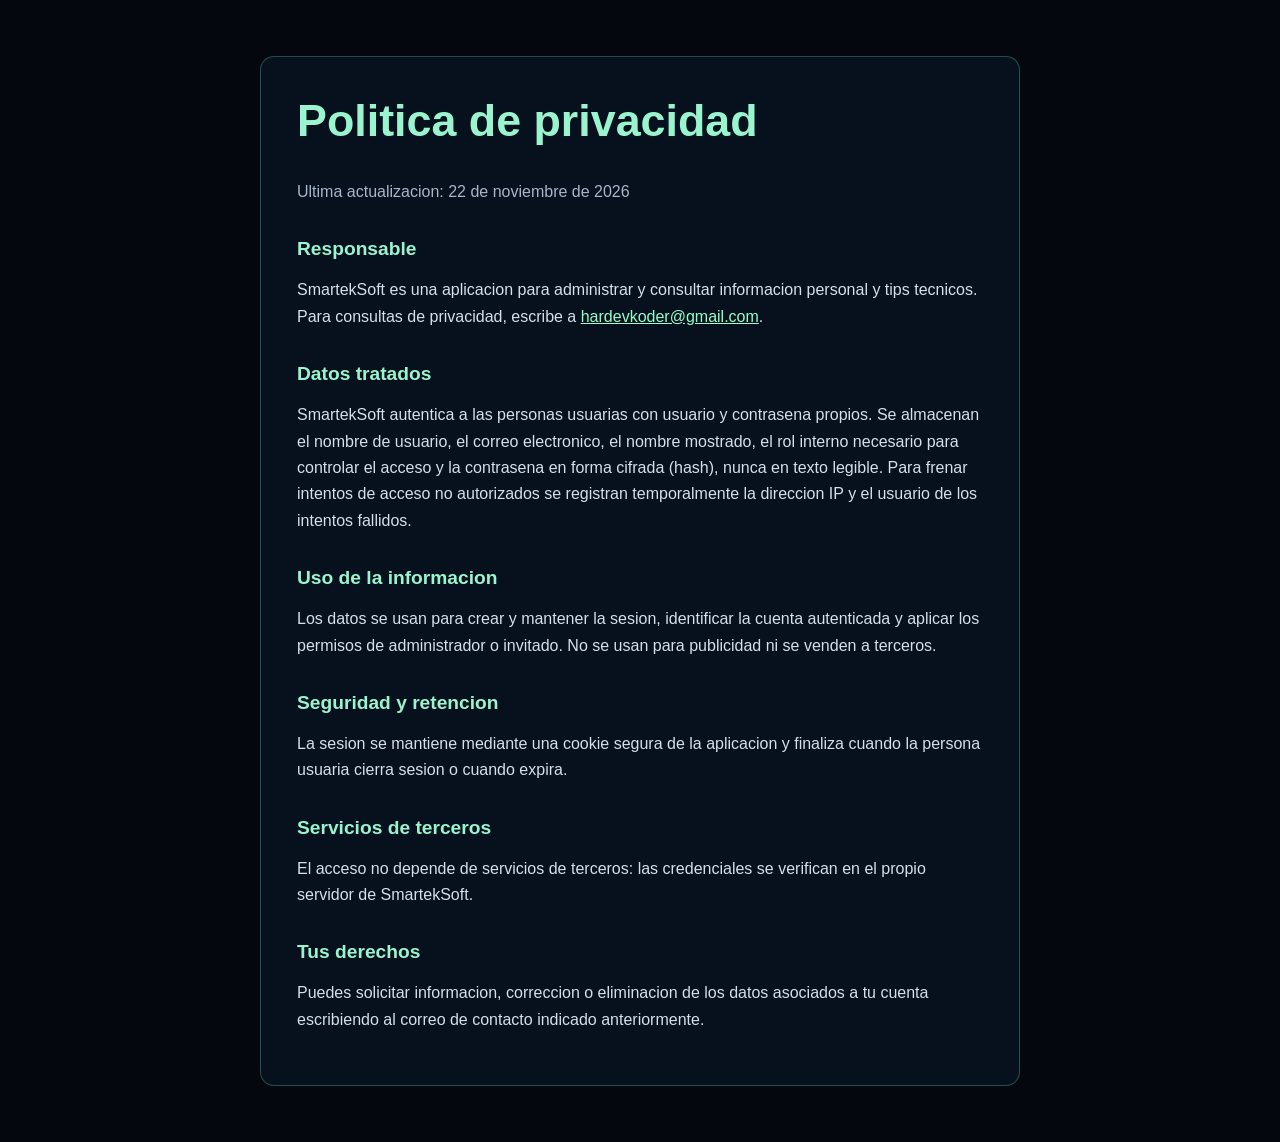
<file: privacy.html>
<!DOCTYPE html>
<html lang="es">
<head>
  <meta charset="UTF-8" />
  <meta name="viewport" content="width=device-width, initial-scale=1.0" />
  <title>Politica de privacidad | SmartekSoft</title>
  <style>
    :root { color-scheme: dark; }
    * { box-sizing: border-box; }
    body { margin: 0; min-height: 100vh; background: #04070d; color: #d6deeb; font: 16px/1.65 "Open Sans", "Segoe UI", sans-serif; }
    main { width: min(760px, calc(100% - 40px)); margin: 56px auto; padding: 36px; border: 1px solid rgba(108, 219, 170, .3); border-radius: 14px; background: #07111d; }
    h1, h2 { color: #9af5ce; line-height: 1.25; }
    h1 { margin-top: 0; font-size: clamp(2rem, 5vw, 2.8rem); }
    h2 { margin-top: 2rem; font-size: 1.2rem; }
    a { color: #91ffcb; }
    .updated { color: #a8b5ca; }
  </style>
</head>
<body>
  <main>
    <h1>Politica de privacidad</h1>
    <p class="updated">Ultima actualizacion: 22 de noviembre de 2026</p>

    <h2>Responsable</h2>
    <p>SmartekSoft es una aplicacion para administrar y consultar informacion personal y tips tecnicos. Para consultas de privacidad, escribe a <a href="mailto:hardevkoder@gmail.com">hardevkoder@gmail.com</a>.</p>

    <h2>Datos tratados</h2>
    <p>SmartekSoft autentica a las personas usuarias con usuario y contrasena propios. Se almacenan el nombre de usuario, el correo electronico, el nombre mostrado, el rol interno necesario para controlar el acceso y la contrasena en forma cifrada (hash), nunca en texto legible. Para frenar intentos de acceso no autorizados se registran temporalmente la direccion IP y el usuario de los intentos fallidos.</p>

    <h2>Uso de la informacion</h2>
    <p>Los datos se usan para crear y mantener la sesion, identificar la cuenta autenticada y aplicar los permisos de administrador o invitado. No se usan para publicidad ni se venden a terceros.</p>

    <h2>Seguridad y retencion</h2>
    <p>La sesion se mantiene mediante una cookie segura de la aplicacion y finaliza cuando la persona usuaria cierra sesion o cuando expira.</p>

    <h2>Servicios de terceros</h2>
    <p>El acceso no depende de servicios de terceros: las credenciales se verifican en el propio servidor de SmartekSoft.</p>

    <h2>Tus derechos</h2>
    <p>Puedes solicitar informacion, correccion o eliminacion de los datos asociados a tu cuenta escribiendo al correo de contacto indicado anteriormente.</p>
  </main>
</body>
</html>
</file>
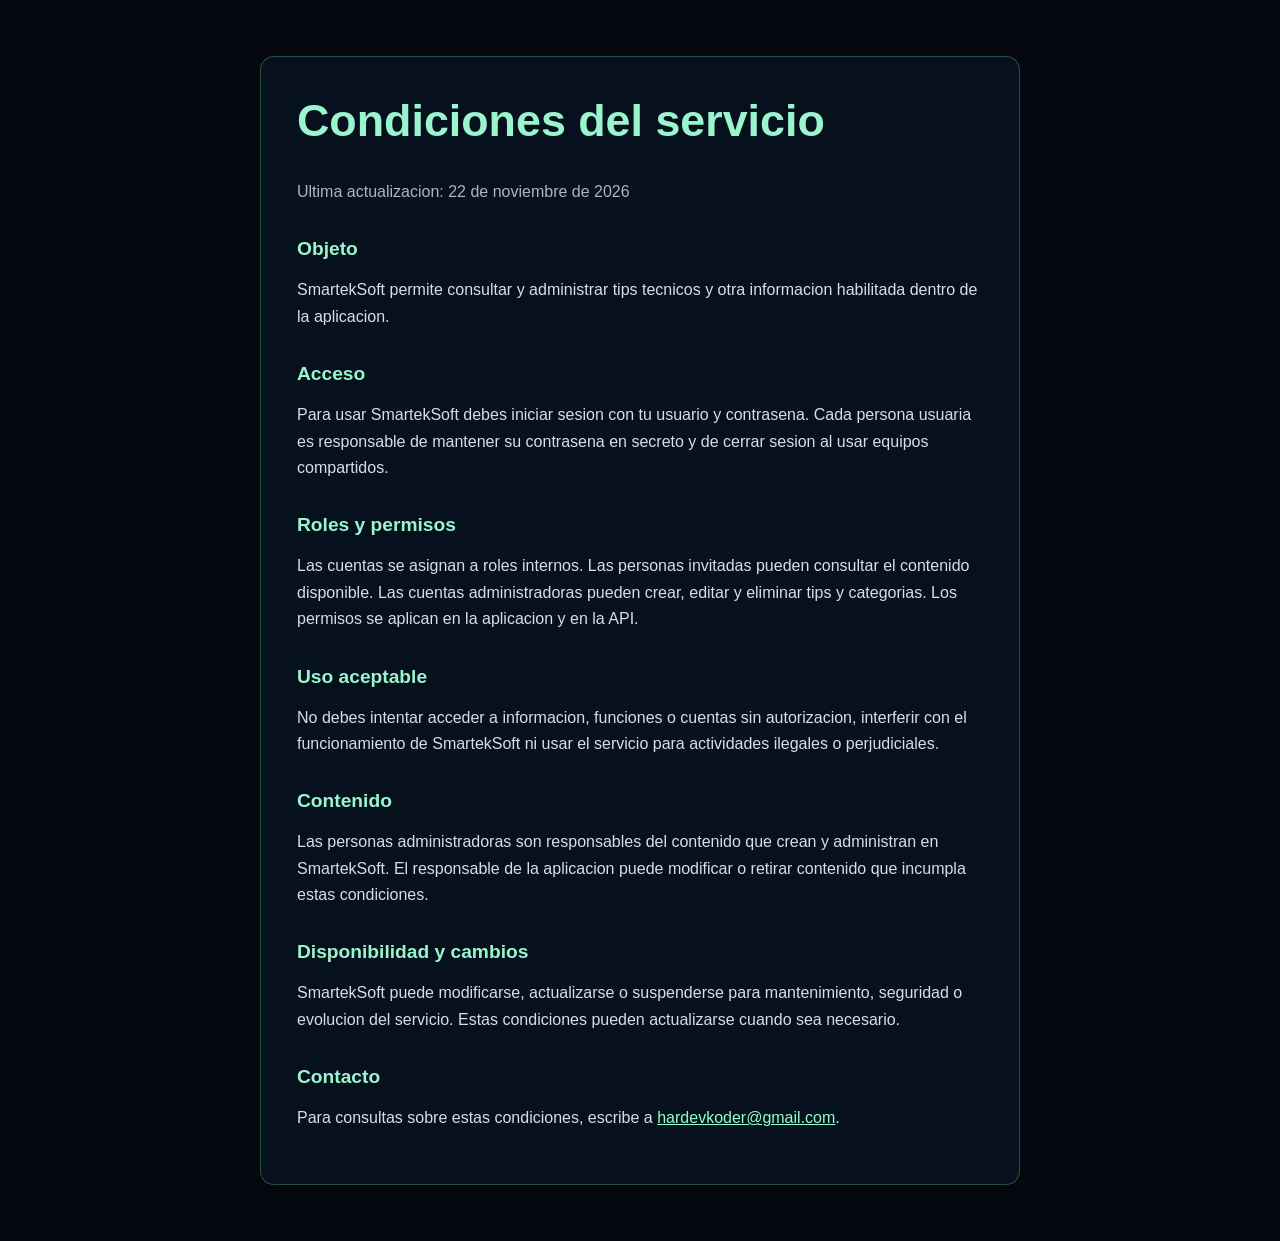
<file: terms.html>
<!DOCTYPE html>
<html lang="es">
<head>
  <meta charset="UTF-8" />
  <meta name="viewport" content="width=device-width, initial-scale=1.0" />
  <title>Condiciones del servicio | SmartekSoft</title>
  <style>
    :root { color-scheme: dark; }
    * { box-sizing: border-box; }
    body { margin: 0; min-height: 100vh; background: #04070d; color: #d6deeb; font: 16px/1.65 "Open Sans", "Segoe UI", sans-serif; }
    main { width: min(760px, calc(100% - 40px)); margin: 56px auto; padding: 36px; border: 1px solid rgba(108, 219, 170, .3); border-radius: 14px; background: #07111d; }
    h1, h2 { color: #9af5ce; line-height: 1.25; }
    h1 { margin-top: 0; font-size: clamp(2rem, 5vw, 2.8rem); }
    h2 { margin-top: 2rem; font-size: 1.2rem; }
    a { color: #91ffcb; }
    .updated { color: #a8b5ca; }
  </style>
</head>
<body>
  <main>
    <h1>Condiciones del servicio</h1>
    <p class="updated">Ultima actualizacion: 22 de noviembre de 2026</p>

    <h2>Objeto</h2>
    <p>SmartekSoft permite consultar y administrar tips tecnicos y otra informacion habilitada dentro de la aplicacion.</p>

    <h2>Acceso</h2>
    <p>Para usar SmartekSoft debes iniciar sesion con tu usuario y contrasena. Cada persona usuaria es responsable de mantener su contrasena en secreto y de cerrar sesion al usar equipos compartidos.</p>

    <h2>Roles y permisos</h2>
    <p>Las cuentas se asignan a roles internos. Las personas invitadas pueden consultar el contenido disponible. Las cuentas administradoras pueden crear, editar y eliminar tips y categorias. Los permisos se aplican en la aplicacion y en la API.</p>

    <h2>Uso aceptable</h2>
    <p>No debes intentar acceder a informacion, funciones o cuentas sin autorizacion, interferir con el funcionamiento de SmartekSoft ni usar el servicio para actividades ilegales o perjudiciales.</p>

    <h2>Contenido</h2>
    <p>Las personas administradoras son responsables del contenido que crean y administran en SmartekSoft. El responsable de la aplicacion puede modificar o retirar contenido que incumpla estas condiciones.</p>

    <h2>Disponibilidad y cambios</h2>
    <p>SmartekSoft puede modificarse, actualizarse o suspenderse para mantenimiento, seguridad o evolucion del servicio. Estas condiciones pueden actualizarse cuando sea necesario.</p>

    <h2>Contacto</h2>
    <p>Para consultas sobre estas condiciones, escribe a <a href="mailto:hardevkoder@gmail.com">hardevkoder@gmail.com</a>.</p>
  </main>
</body>
</html>
</file>
